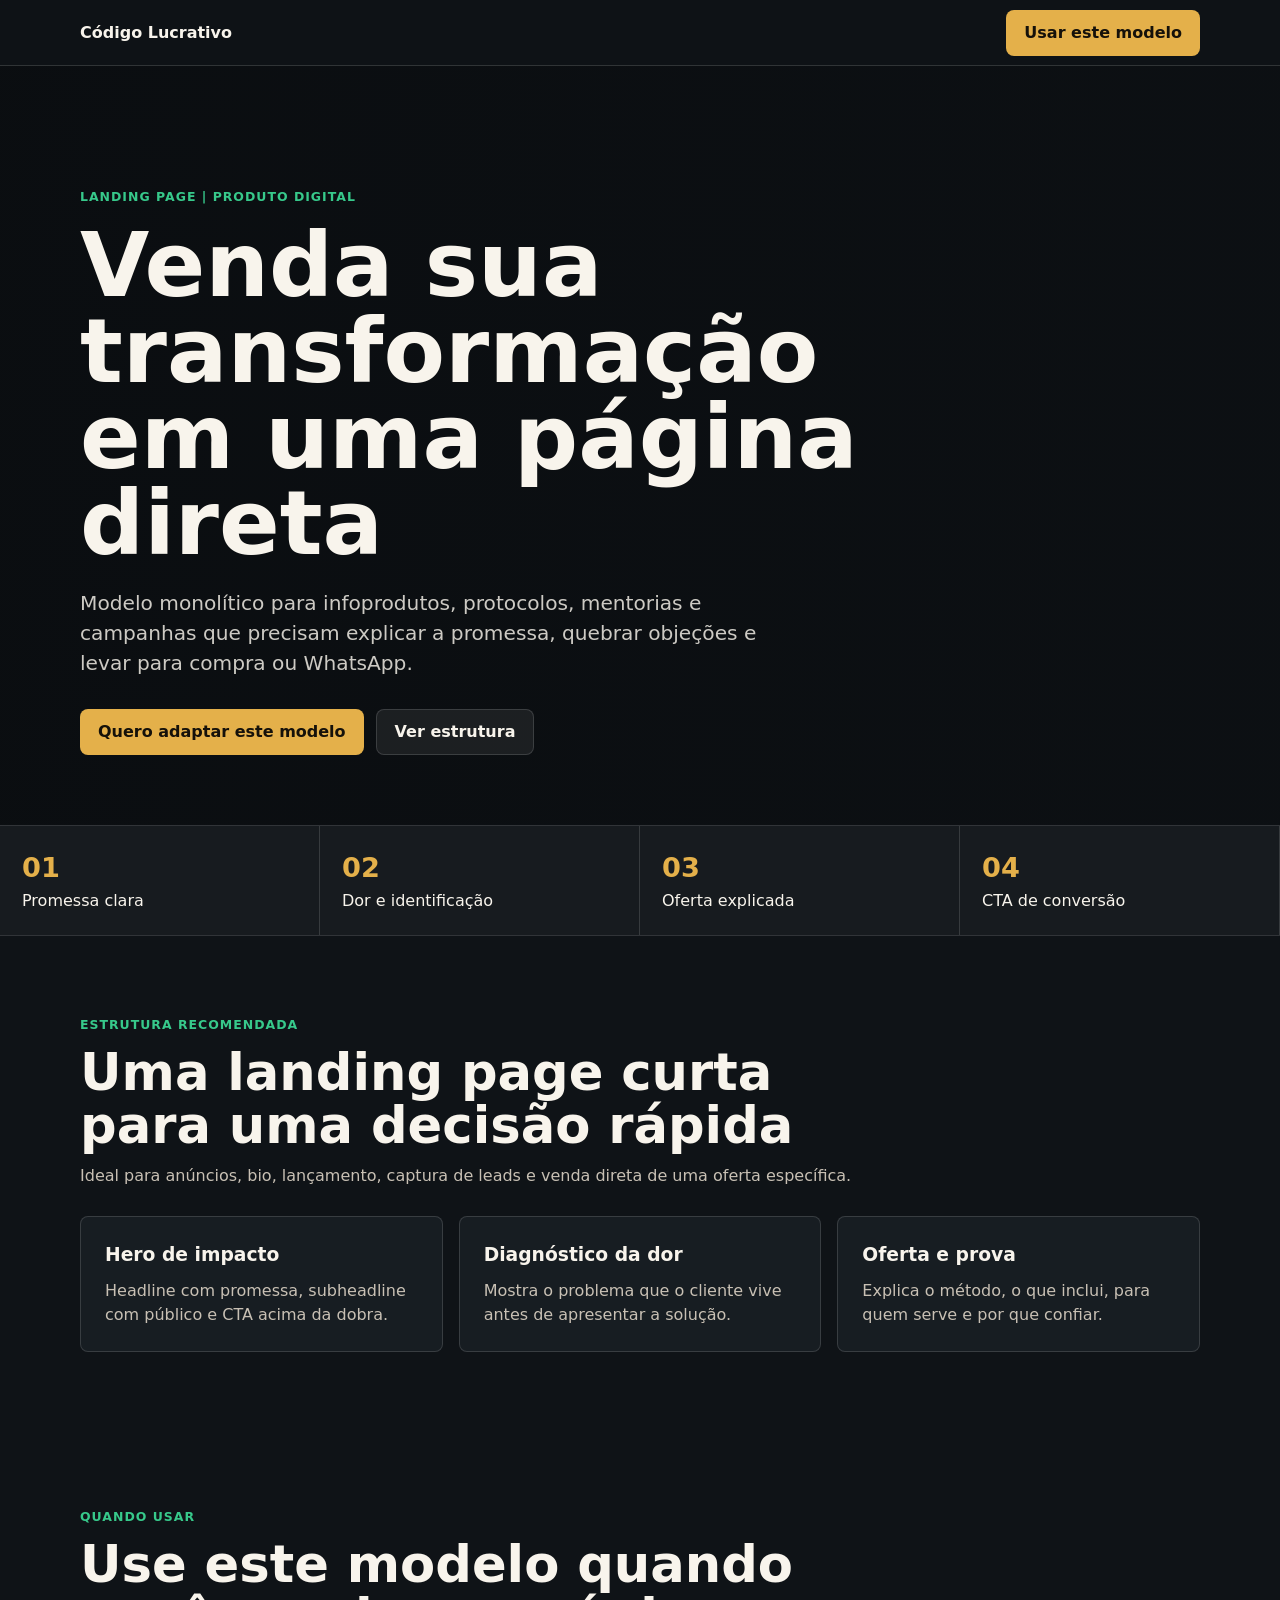
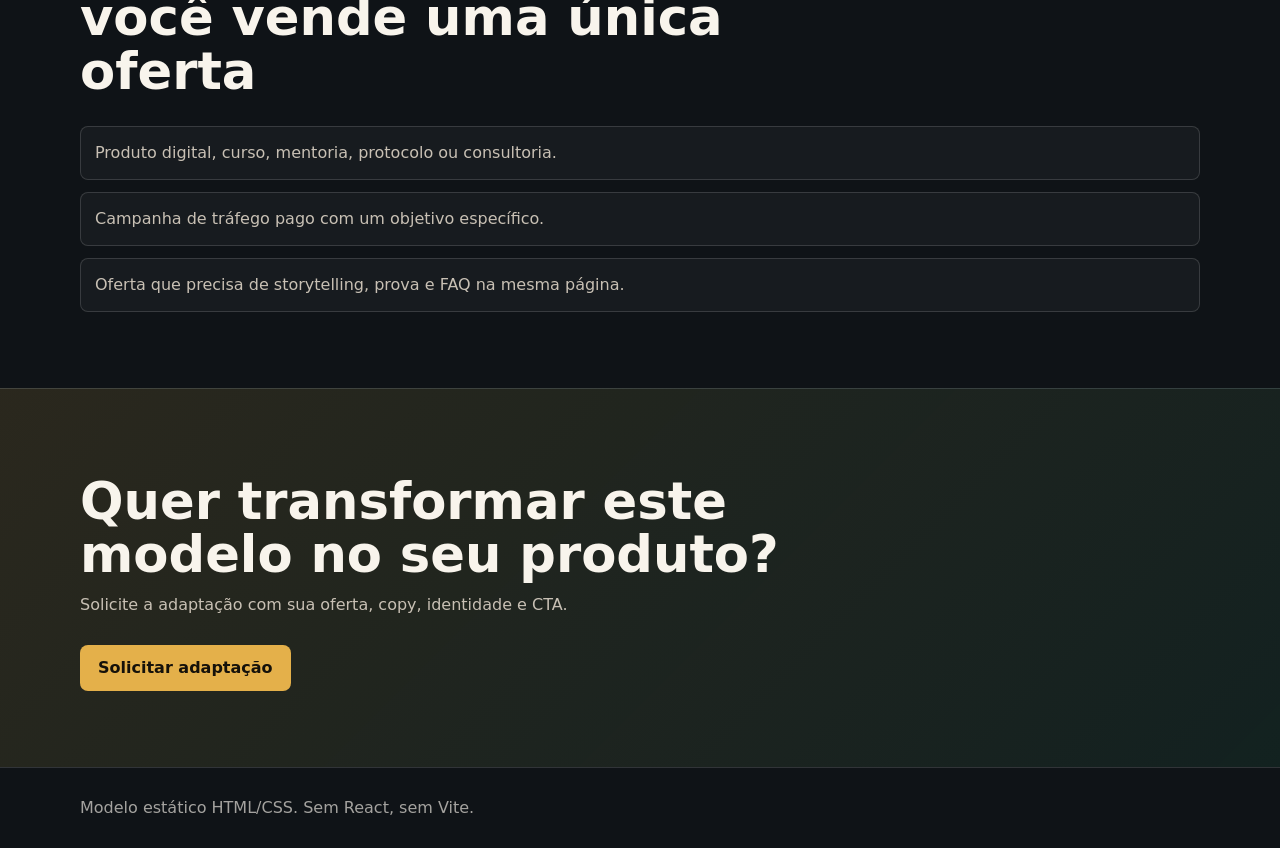
<file: modelos/landing-dieta-milenar/index.html>
<!doctype html>
<html lang="pt-BR">
  <head>
    <meta charset="utf-8" />
    <meta name="viewport" content="width=device-width, initial-scale=1" />
    <title>Modelo Landing Page Produto Digital | Código Lucrativo</title>
    <link rel="stylesheet" href="../modelo.css" />
    <style>
      .hero { --hero: url("https://images.unsplash.com/photo-1500530855697-b586d89ba3ee?auto=format&fit=crop&w=1800&q=80"); }
    </style>
  </head>
  <body>
    <nav class="nav"><a class="brand" href="/codigo-lucrativo/">Código Lucrativo</a><a class="button" href="https://wa.me/5599984843091">Usar este modelo</a></nav>
    <header class="hero">
      <div>
        <span class="eyebrow">Landing Page | Produto Digital</span>
        <h1>Venda sua transformação em uma página direta</h1>
        <p class="lead">Modelo monolítico para infoprodutos, protocolos, mentorias e campanhas que precisam explicar a promessa, quebrar objeções e levar para compra ou WhatsApp.</p>
        <div class="actions"><a class="button" href="https://wa.me/5599984843091">Quero adaptar este modelo</a><a class="button ghost" href="#estrutura">Ver estrutura</a></div>
      </div>
    </header>
    <div class="strip"><div><strong>01</strong><span>Promessa clara</span></div><div><strong>02</strong><span>Dor e identificação</span></div><div><strong>03</strong><span>Oferta explicada</span></div><div><strong>04</strong><span>CTA de conversão</span></div></div>
    <section id="estrutura">
      <div class="head"><span class="eyebrow">Estrutura recomendada</span><h2>Uma landing page curta para uma decisão rápida</h2><p>Ideal para anúncios, bio, lançamento, captura de leads e venda direta de uma oferta específica.</p></div>
      <div class="grid">
        <article class="card"><h3>Hero de impacto</h3><p>Headline com promessa, subheadline com público e CTA acima da dobra.</p></article>
        <article class="card"><h3>Diagnóstico da dor</h3><p>Mostra o problema que o cliente vive antes de apresentar a solução.</p></article>
        <article class="card"><h3>Oferta e prova</h3><p>Explica o método, o que inclui, para quem serve e por que confiar.</p></article>
      </div>
    </section>
    <section>
      <div class="head"><span class="eyebrow">Quando usar</span><h2>Use este modelo quando você vende uma única oferta</h2></div>
      <ul><li>Produto digital, curso, mentoria, protocolo ou consultoria.</li><li>Campanha de tráfego pago com um objetivo específico.</li><li>Oferta que precisa de storytelling, prova e FAQ na mesma página.</li></ul>
    </section>
    <section class="cta"><div class="head"><h2>Quer transformar este modelo no seu produto?</h2><p>Solicite a adaptação com sua oferta, copy, identidade e CTA.</p></div><a class="button" href="https://wa.me/5599984843091">Solicitar adaptação</a></section>
    <footer>Modelo estático HTML/CSS. Sem React, sem Vite.</footer>
  </body>
</html>
</file>
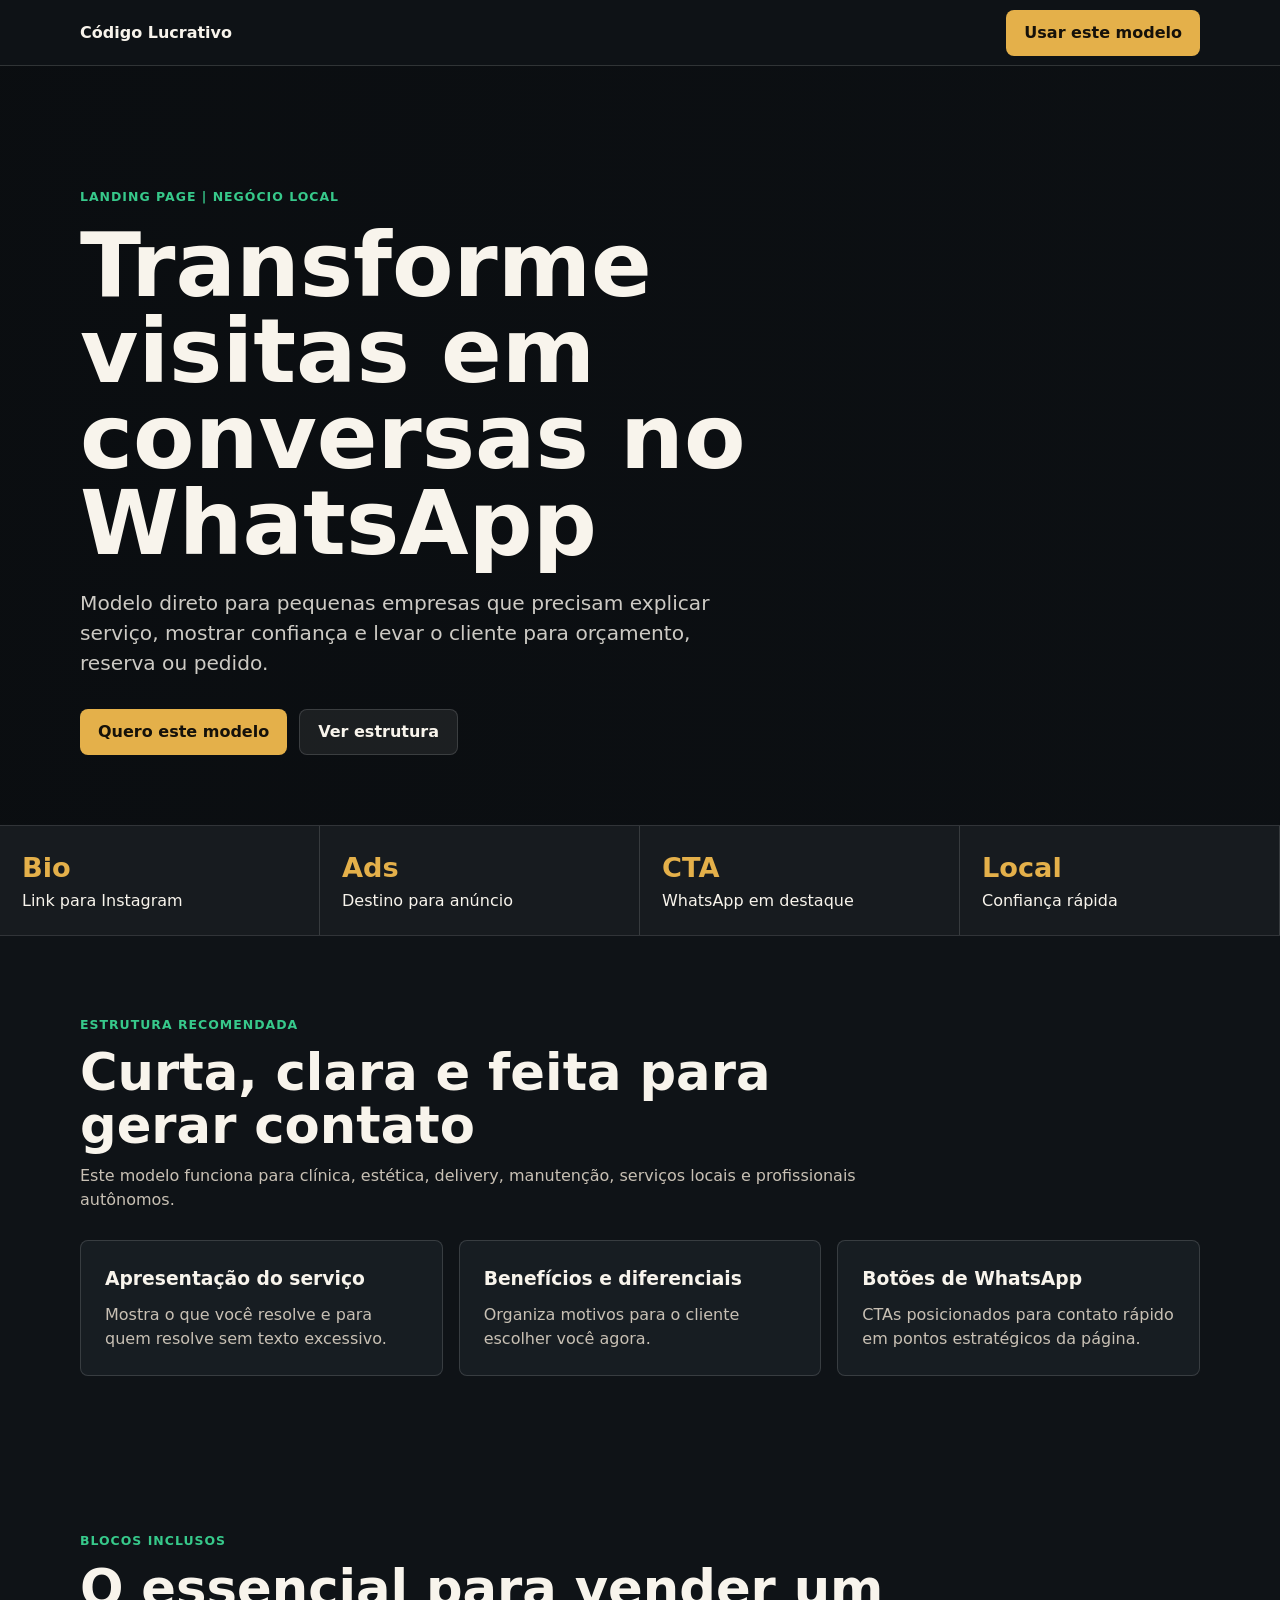
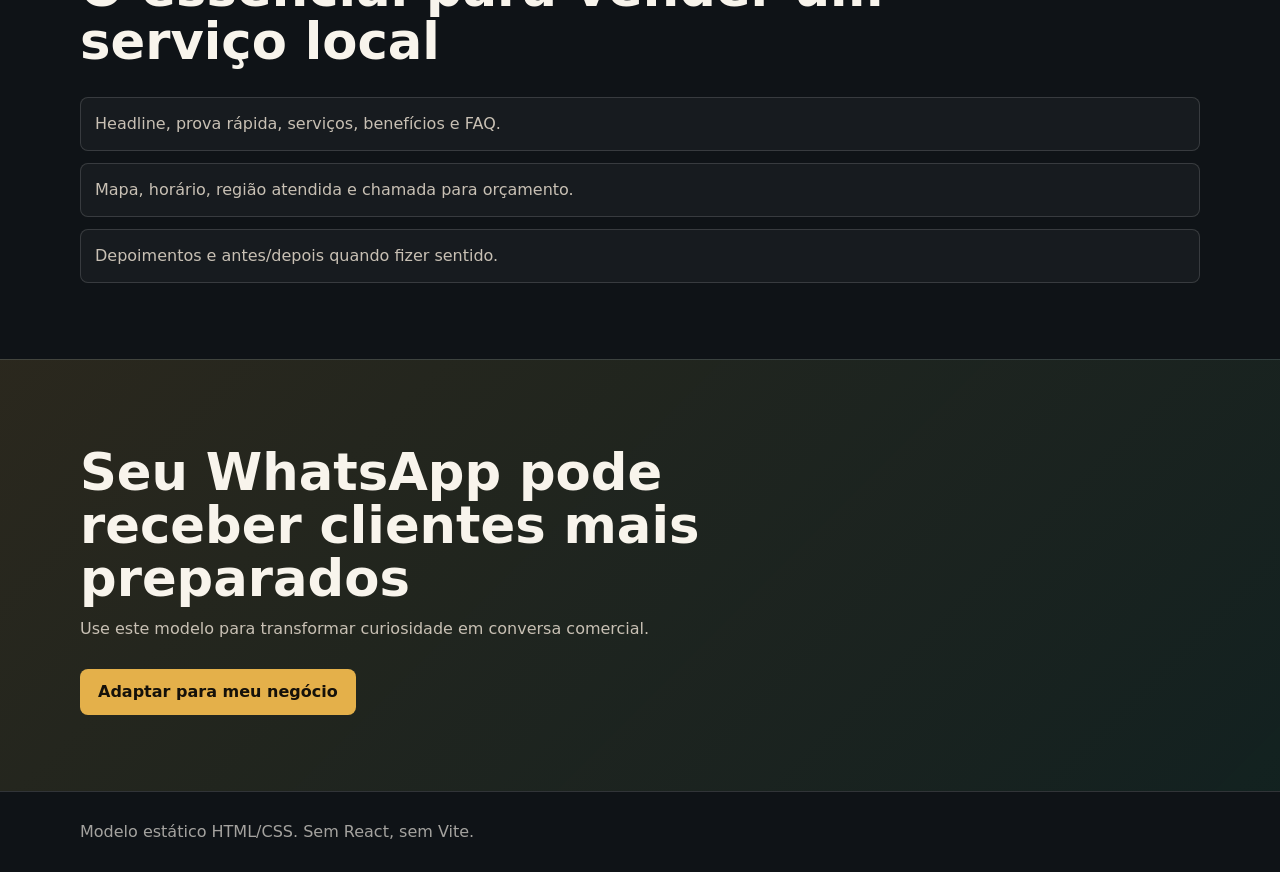
<file: modelos/landing-whatsapp-local/index.html>
<!doctype html>
<html lang="pt-BR">
  <head>
    <meta charset="utf-8" />
    <meta name="viewport" content="width=device-width, initial-scale=1" />
    <title>Modelo Landing Page WhatsApp Local | Código Lucrativo</title>
    <link rel="stylesheet" href="../modelo.css" />
    <style>
      .hero { --hero: url("https://images.unsplash.com/photo-1556745757-8d76bdb6984b?auto=format&fit=crop&w=1800&q=80"); }
    </style>
  </head>
  <body>
    <nav class="nav"><a class="brand" href="/codigo-lucrativo/">Código Lucrativo</a><a class="button" href="https://wa.me/5599984843091">Usar este modelo</a></nav>
    <header class="hero">
      <div>
        <span class="eyebrow">Landing Page | Negócio local</span>
        <h1>Transforme visitas em conversas no WhatsApp</h1>
        <p class="lead">Modelo direto para pequenas empresas que precisam explicar serviço, mostrar confiança e levar o cliente para orçamento, reserva ou pedido.</p>
        <div class="actions"><a class="button" href="https://wa.me/5599984843091">Quero este modelo</a><a class="button ghost" href="#estrutura">Ver estrutura</a></div>
      </div>
    </header>
    <div class="strip"><div><strong>Bio</strong><span>Link para Instagram</span></div><div><strong>Ads</strong><span>Destino para anúncio</span></div><div><strong>CTA</strong><span>WhatsApp em destaque</span></div><div><strong>Local</strong><span>Confiança rápida</span></div></div>
    <section id="estrutura">
      <div class="head"><span class="eyebrow">Estrutura recomendada</span><h2>Curta, clara e feita para gerar contato</h2><p>Este modelo funciona para clínica, estética, delivery, manutenção, serviços locais e profissionais autônomos.</p></div>
      <div class="grid">
        <article class="card"><h3>Apresentação do serviço</h3><p>Mostra o que você resolve e para quem resolve sem texto excessivo.</p></article>
        <article class="card"><h3>Benefícios e diferenciais</h3><p>Organiza motivos para o cliente escolher você agora.</p></article>
        <article class="card"><h3>Botões de WhatsApp</h3><p>CTAs posicionados para contato rápido em pontos estratégicos da página.</p></article>
      </div>
    </section>
    <section>
      <div class="head"><span class="eyebrow">Blocos inclusos</span><h2>O essencial para vender um serviço local</h2></div>
      <ul><li>Headline, prova rápida, serviços, benefícios e FAQ.</li><li>Mapa, horário, região atendida e chamada para orçamento.</li><li>Depoimentos e antes/depois quando fizer sentido.</li></ul>
    </section>
    <section class="cta"><div class="head"><h2>Seu WhatsApp pode receber clientes mais preparados</h2><p>Use este modelo para transformar curiosidade em conversa comercial.</p></div><a class="button" href="https://wa.me/5599984843091">Adaptar para meu negócio</a></section>
    <footer>Modelo estático HTML/CSS. Sem React, sem Vite.</footer>
  </body>
</html>
</file>
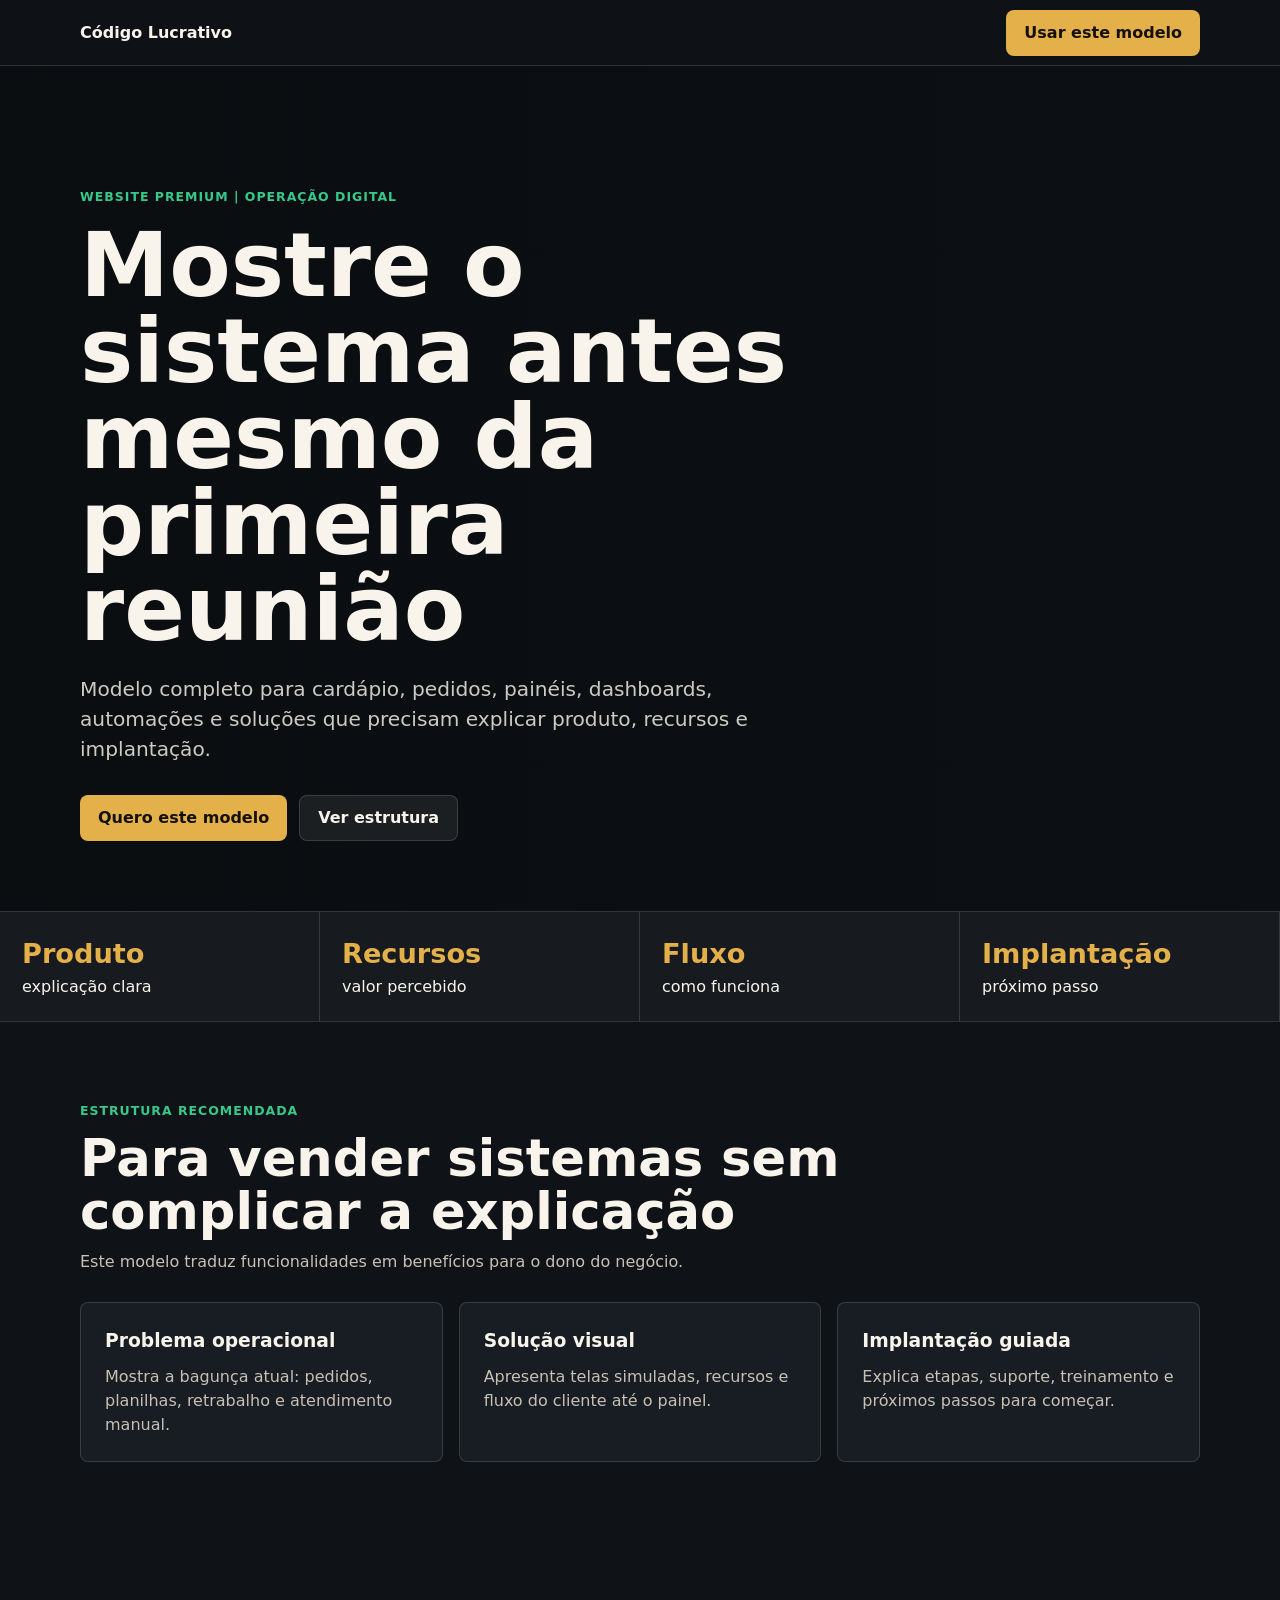
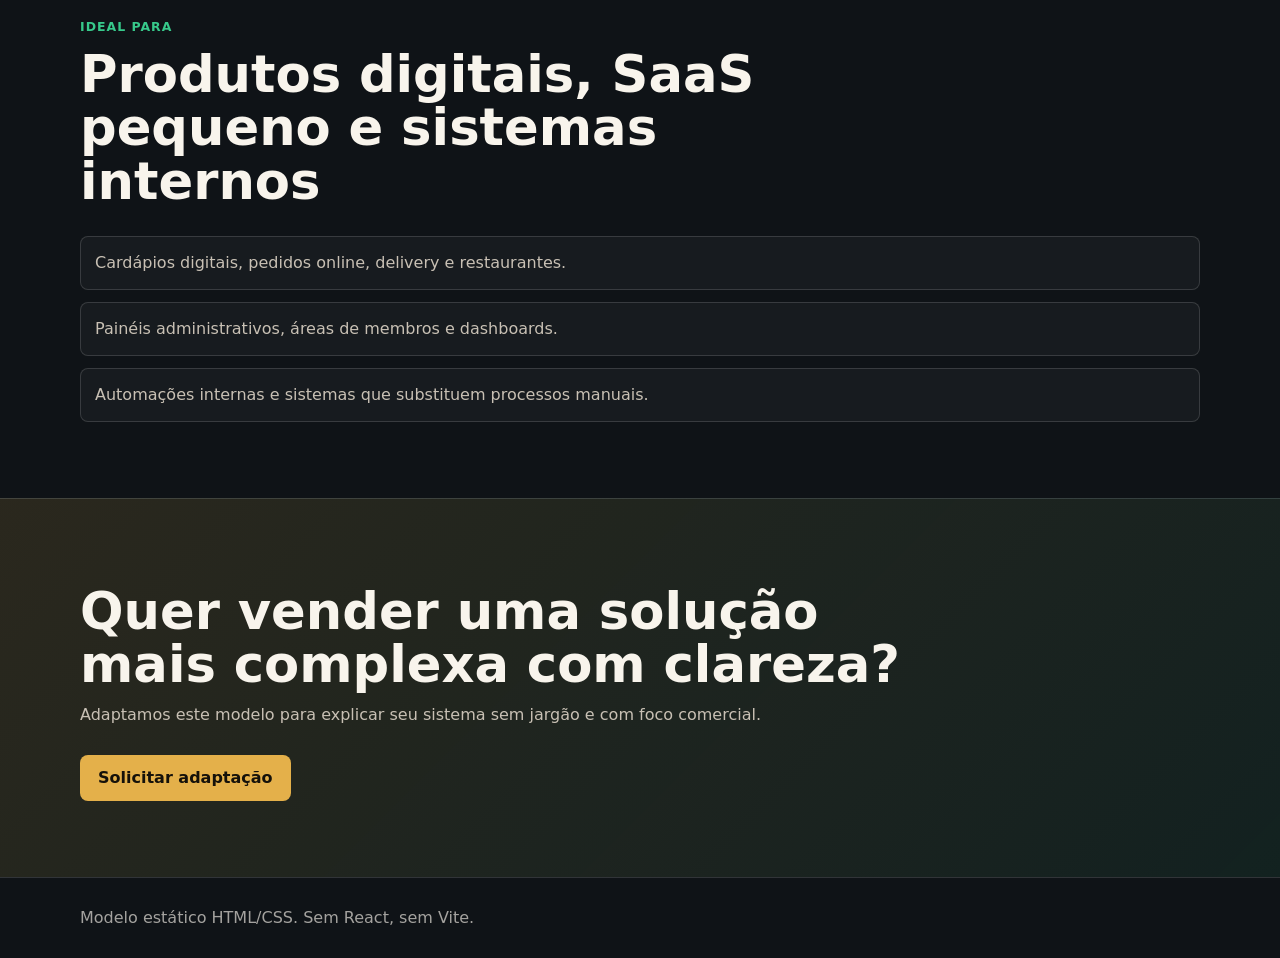
<file: modelos/website-cardapio-premium/index.html>
<!doctype html>
<html lang="pt-BR">
  <head>
    <meta charset="utf-8" />
    <meta name="viewport" content="width=device-width, initial-scale=1" />
    <title>Modelo Website Premium Cardápio/Sistema | Código Lucrativo</title>
    <link rel="stylesheet" href="../modelo.css" />
    <style>
      .hero { --hero: url("https://images.unsplash.com/photo-1555396273-367ea4eb4db5?auto=format&fit=crop&w=1800&q=80"); }
    </style>
  </head>
  <body>
    <nav class="nav"><a class="brand" href="/codigo-lucrativo/">Código Lucrativo</a><a class="button" href="https://wa.me/5599984843091">Usar este modelo</a></nav>
    <header class="hero">
      <div>
        <span class="eyebrow">Website Premium | Operação digital</span>
        <h1>Mostre o sistema antes mesmo da primeira reunião</h1>
        <p class="lead">Modelo completo para cardápio, pedidos, painéis, dashboards, automações e soluções que precisam explicar produto, recursos e implantação.</p>
        <div class="actions"><a class="button" href="https://wa.me/5599984843091">Quero este modelo</a><a class="button ghost" href="#estrutura">Ver estrutura</a></div>
      </div>
    </header>
    <div class="strip"><div><strong>Produto</strong><span>explicação clara</span></div><div><strong>Recursos</strong><span>valor percebido</span></div><div><strong>Fluxo</strong><span>como funciona</span></div><div><strong>Implantação</strong><span>próximo passo</span></div></div>
    <section id="estrutura">
      <div class="head"><span class="eyebrow">Estrutura recomendada</span><h2>Para vender sistemas sem complicar a explicação</h2><p>Este modelo traduz funcionalidades em benefícios para o dono do negócio.</p></div>
      <div class="grid">
        <article class="card"><h3>Problema operacional</h3><p>Mostra a bagunça atual: pedidos, planilhas, retrabalho e atendimento manual.</p></article>
        <article class="card"><h3>Solução visual</h3><p>Apresenta telas simuladas, recursos e fluxo do cliente até o painel.</p></article>
        <article class="card"><h3>Implantação guiada</h3><p>Explica etapas, suporte, treinamento e próximos passos para começar.</p></article>
      </div>
    </section>
    <section>
      <div class="head"><span class="eyebrow">Ideal para</span><h2>Produtos digitais, SaaS pequeno e sistemas internos</h2></div>
      <ul><li>Cardápios digitais, pedidos online, delivery e restaurantes.</li><li>Painéis administrativos, áreas de membros e dashboards.</li><li>Automações internas e sistemas que substituem processos manuais.</li></ul>
    </section>
    <section class="cta"><div class="head"><h2>Quer vender uma solução mais complexa com clareza?</h2><p>Adaptamos este modelo para explicar seu sistema sem jargão e com foco comercial.</p></div><a class="button" href="https://wa.me/5599984843091">Solicitar adaptação</a></section>
    <footer>Modelo estático HTML/CSS. Sem React, sem Vite.</footer>
  </body>
</html>
</file>
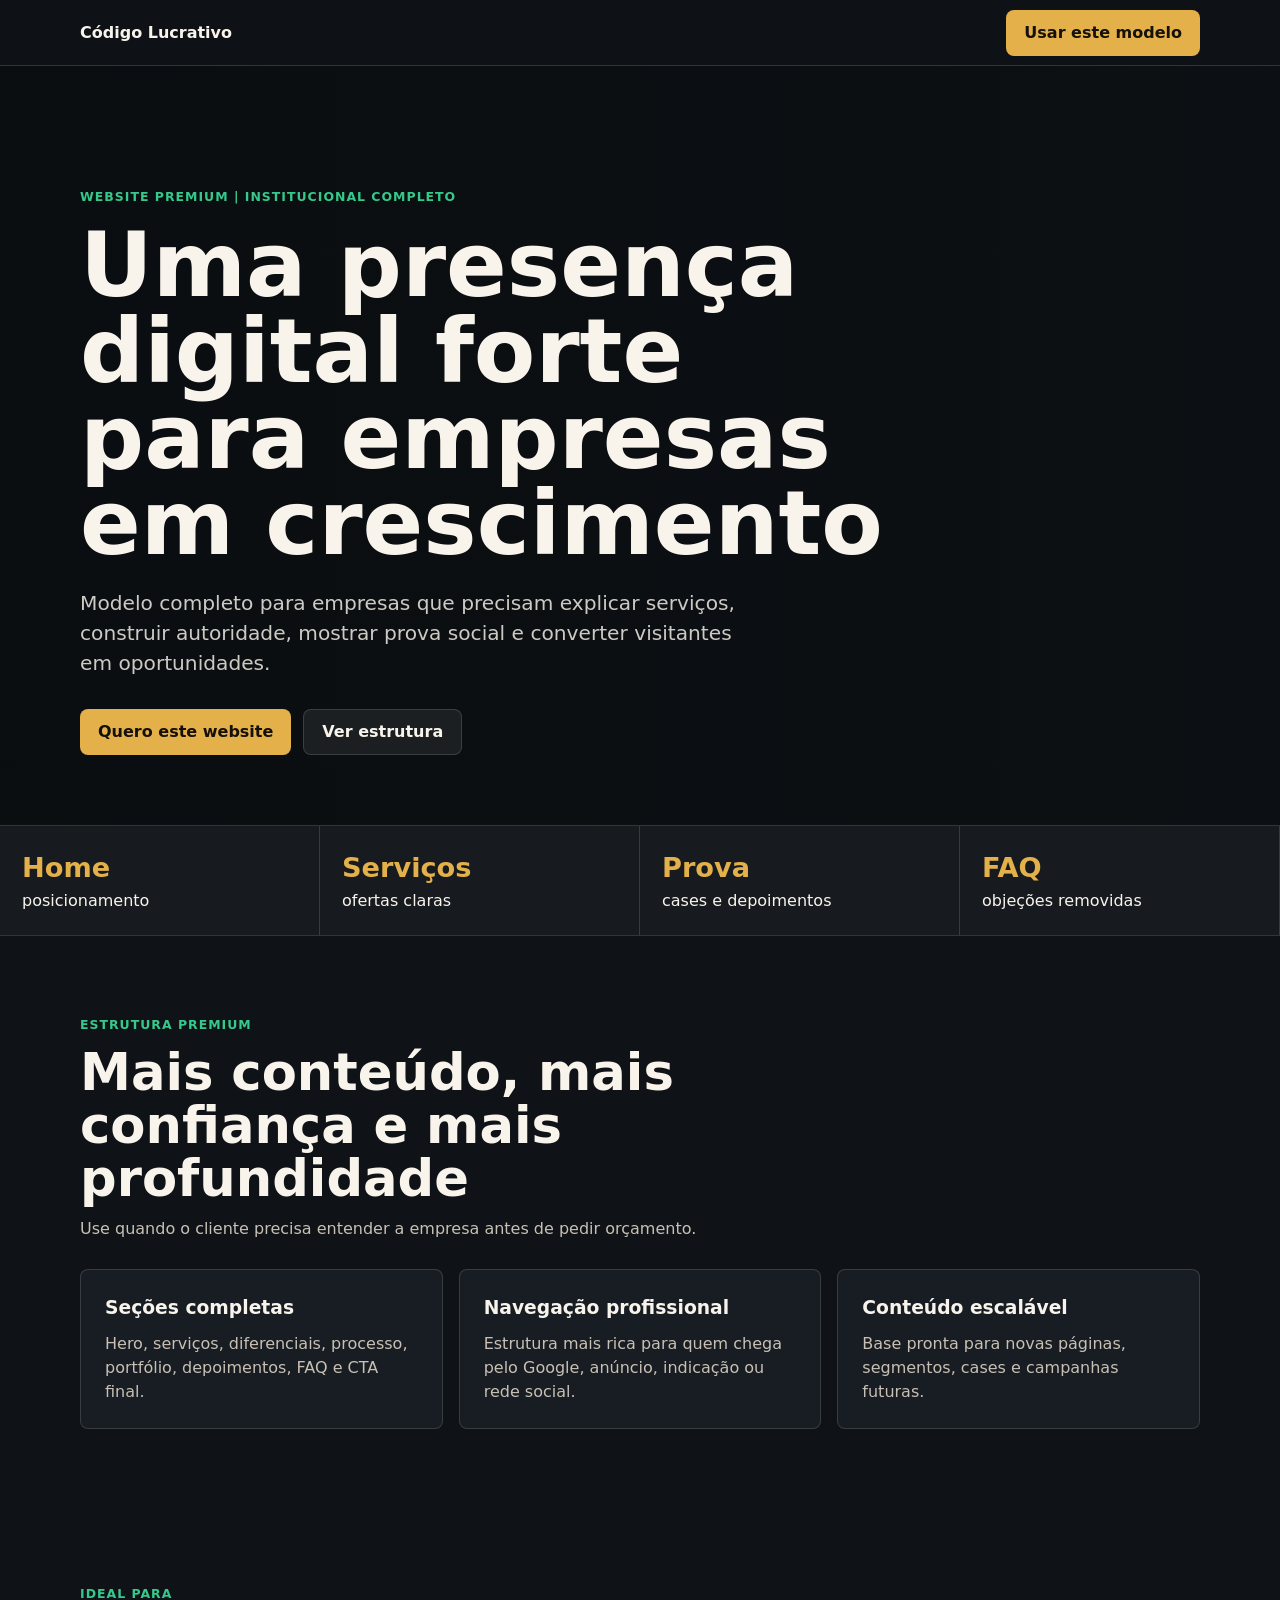
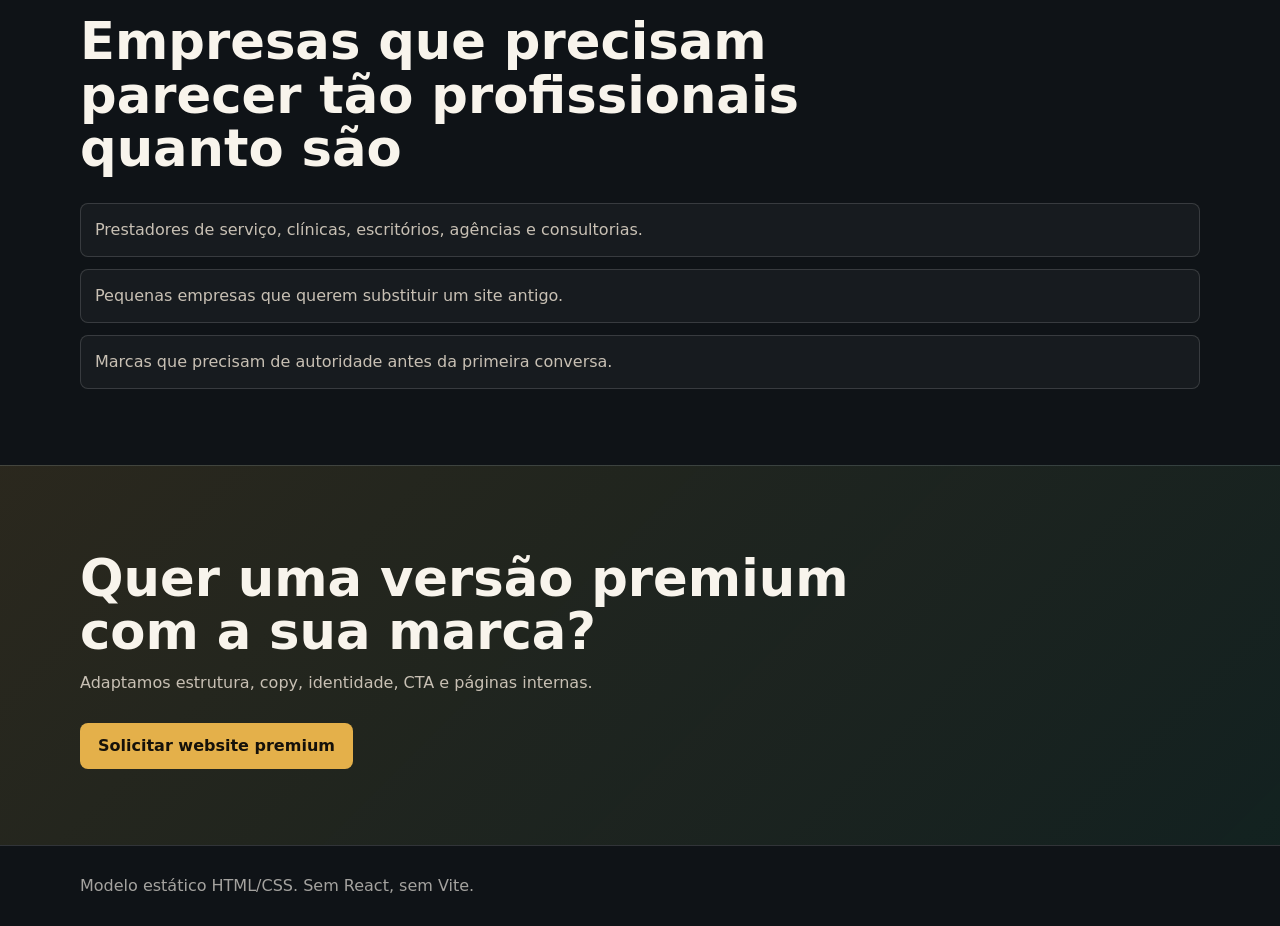
<file: modelos/website-desenvolvimento-premium/index.html>
<!doctype html>
<html lang="pt-BR">
  <head>
    <meta charset="utf-8" />
    <meta name="viewport" content="width=device-width, initial-scale=1" />
    <title>Modelo Website Premium Institucional | Código Lucrativo</title>
    <link rel="stylesheet" href="../modelo.css" />
    <style>
      .hero { --hero: url("https://images.unsplash.com/photo-1497366811353-6870744d04b2?auto=format&fit=crop&w=1800&q=80"); }
    </style>
  </head>
  <body>
    <nav class="nav"><a class="brand" href="/codigo-lucrativo/">Código Lucrativo</a><a class="button" href="https://wa.me/5599984843091">Usar este modelo</a></nav>
    <header class="hero">
      <div>
        <span class="eyebrow">Website Premium | Institucional completo</span>
        <h1>Uma presença digital forte para empresas em crescimento</h1>
        <p class="lead">Modelo completo para empresas que precisam explicar serviços, construir autoridade, mostrar prova social e converter visitantes em oportunidades.</p>
        <div class="actions"><a class="button" href="https://wa.me/5599984843091">Quero este website</a><a class="button ghost" href="#estrutura">Ver estrutura</a></div>
      </div>
    </header>
    <div class="strip"><div><strong>Home</strong><span>posicionamento</span></div><div><strong>Serviços</strong><span>ofertas claras</span></div><div><strong>Prova</strong><span>cases e depoimentos</span></div><div><strong>FAQ</strong><span>objeções removidas</span></div></div>
    <section id="estrutura">
      <div class="head"><span class="eyebrow">Estrutura premium</span><h2>Mais conteúdo, mais confiança e mais profundidade</h2><p>Use quando o cliente precisa entender a empresa antes de pedir orçamento.</p></div>
      <div class="grid">
        <article class="card"><h3>Seções completas</h3><p>Hero, serviços, diferenciais, processo, portfólio, depoimentos, FAQ e CTA final.</p></article>
        <article class="card"><h3>Navegação profissional</h3><p>Estrutura mais rica para quem chega pelo Google, anúncio, indicação ou rede social.</p></article>
        <article class="card"><h3>Conteúdo escalável</h3><p>Base pronta para novas páginas, segmentos, cases e campanhas futuras.</p></article>
      </div>
    </section>
    <section>
      <div class="head"><span class="eyebrow">Ideal para</span><h2>Empresas que precisam parecer tão profissionais quanto são</h2></div>
      <ul><li>Prestadores de serviço, clínicas, escritórios, agências e consultorias.</li><li>Pequenas empresas que querem substituir um site antigo.</li><li>Marcas que precisam de autoridade antes da primeira conversa.</li></ul>
    </section>
    <section class="cta"><div class="head"><h2>Quer uma versão premium com a sua marca?</h2><p>Adaptamos estrutura, copy, identidade, CTA e páginas internas.</p></div><a class="button" href="https://wa.me/5599984843091">Solicitar website premium</a></section>
    <footer>Modelo estático HTML/CSS. Sem React, sem Vite.</footer>
  </body>
</html>
</file>
<file: modelos/modelo.css>
:root {
  color-scheme: dark;
  --bg: #0f1317;
  --panel: #171d22;
  --text: #f8f4ec;
  --muted: #c8c0b4;
  --line: rgba(255, 255, 255, 0.14);
  --gold: #e4b04a;
  --green: #37c98b;
}

* {
  box-sizing: border-box;
}

body {
  margin: 0;
  background: var(--bg);
  color: var(--text);
  font-family: Inter, ui-sans-serif, system-ui, -apple-system, BlinkMacSystemFont, "Segoe UI", sans-serif;
  line-height: 1.5;
}

a {
  color: inherit;
  text-decoration: none;
}

.nav {
  position: sticky;
  top: 0;
  z-index: 10;
  display: flex;
  justify-content: space-between;
  align-items: center;
  min-height: 66px;
  padding: 0 max(18px, calc((100vw - 1120px) / 2));
  border-bottom: 1px solid var(--line);
  background: rgba(15, 19, 23, 0.9);
  backdrop-filter: blur(16px);
}

.brand {
  font-weight: 900;
}

.button {
  display: inline-flex;
  align-items: center;
  justify-content: center;
  min-height: 46px;
  border-radius: 8px;
  padding: 0 18px;
  background: var(--gold);
  color: #15110a;
  font-weight: 900;
}

.ghost {
  border: 1px solid var(--line);
  background: rgba(255, 255, 255, 0.07);
  color: var(--text);
}

.hero {
  min-height: 76vh;
  display: grid;
  align-items: end;
  padding: 118px max(18px, calc((100vw - 1120px) / 2)) 70px;
  background:
    linear-gradient(90deg, rgba(10, 13, 16, 0.9), rgba(10, 13, 16, 0.56)),
    var(--hero, linear-gradient(135deg, #1f2933, #0f1317));
  background-position: center;
  background-size: cover;
}

.eyebrow {
  color: var(--green);
  font-size: 0.78rem;
  font-weight: 900;
  letter-spacing: 0.08em;
  text-transform: uppercase;
}

h1,
h2,
h3,
p {
  margin: 0;
}

h1 {
  max-width: 820px;
  margin-top: 14px;
  font-size: clamp(2.9rem, 7vw, 6rem);
  line-height: 0.96;
  letter-spacing: 0;
}

.lead {
  max-width: 690px;
  margin-top: 22px;
  color: rgba(248, 244, 236, 0.82);
  font-size: clamp(1.05rem, 2vw, 1.26rem);
}

.actions {
  display: flex;
  flex-wrap: wrap;
  gap: 12px;
  margin-top: 30px;
}

section {
  padding: 76px max(18px, calc((100vw - 1120px) / 2));
}

.head {
  max-width: 820px;
  margin-bottom: 28px;
}

.head h2 {
  margin-top: 10px;
  font-size: clamp(2rem, 4vw, 3.2rem);
  line-height: 1.04;
}

.head p {
  margin-top: 12px;
  color: var(--muted);
}

.grid {
  display: grid;
  grid-template-columns: repeat(3, minmax(0, 1fr));
  gap: 16px;
}

.grid.two {
  grid-template-columns: repeat(2, minmax(0, 1fr));
}

.card {
  border: 1px solid var(--line);
  border-radius: 8px;
  padding: 24px;
  background: var(--panel);
}

.card h3 {
  margin-bottom: 10px;
}

.card p,
li {
  color: var(--muted);
}

.strip {
  display: grid;
  grid-template-columns: repeat(4, minmax(0, 1fr));
  border-top: 1px solid var(--line);
  border-bottom: 1px solid var(--line);
}

.strip div {
  padding: 22px;
  border-right: 1px solid var(--line);
  background: rgba(255, 255, 255, 0.035);
}

.strip strong {
  display: block;
  color: var(--gold);
  font-size: 1.7rem;
}

ul {
  display: grid;
  gap: 12px;
  margin: 0;
  padding: 0;
  list-style: none;
}

li {
  border: 1px solid var(--line);
  border-radius: 8px;
  padding: 14px;
  background: rgba(255, 255, 255, 0.035);
}

.cta {
  border-top: 1px solid var(--line);
  background: linear-gradient(135deg, rgba(228, 176, 74, 0.13), rgba(55, 201, 139, 0.08));
}

footer {
  padding: 28px max(18px, calc((100vw - 1120px) / 2));
  border-top: 1px solid var(--line);
  color: rgba(248, 244, 236, 0.64);
}

@media (max-width: 820px) {
  .grid,
  .grid.two,
  .strip {
    grid-template-columns: 1fr;
  }

  .hero {
    min-height: 86vh;
    padding-top: 96px;
  }

  .nav {
    gap: 12px;
  }
}
</file>
